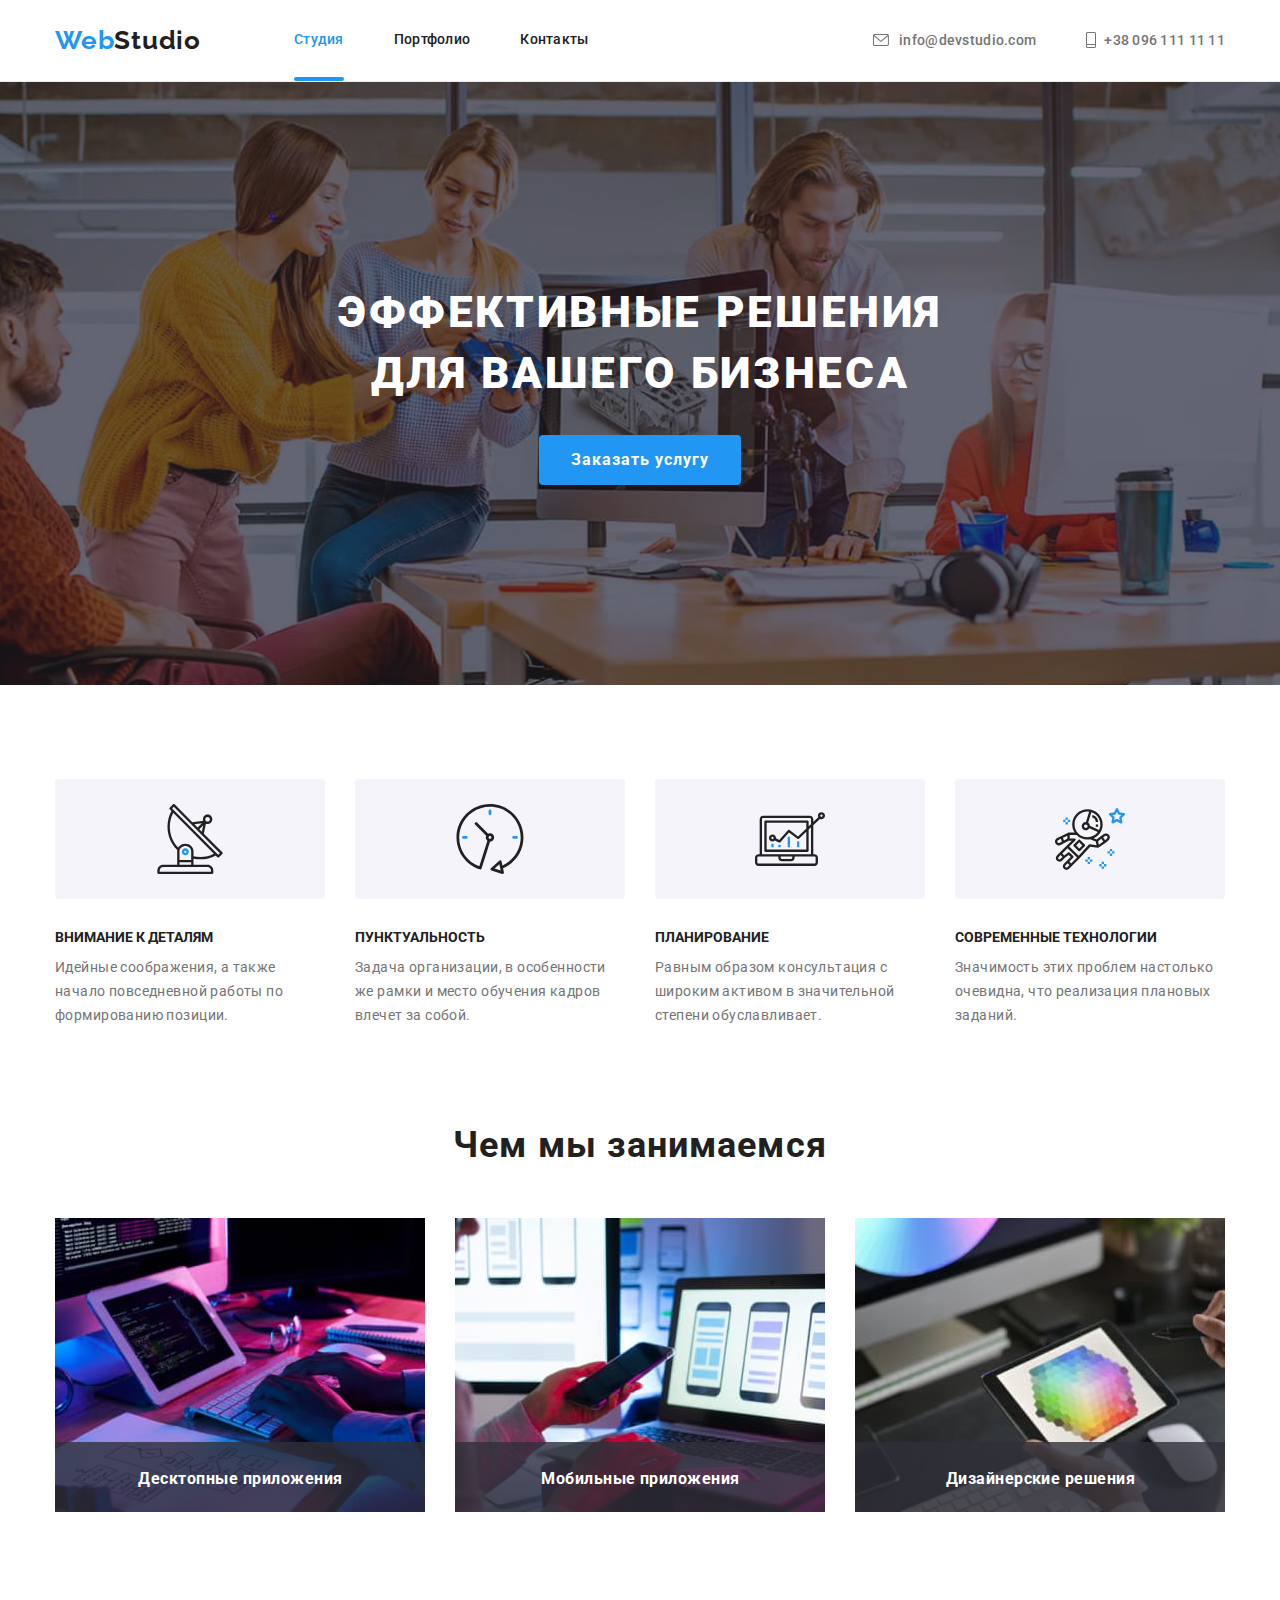
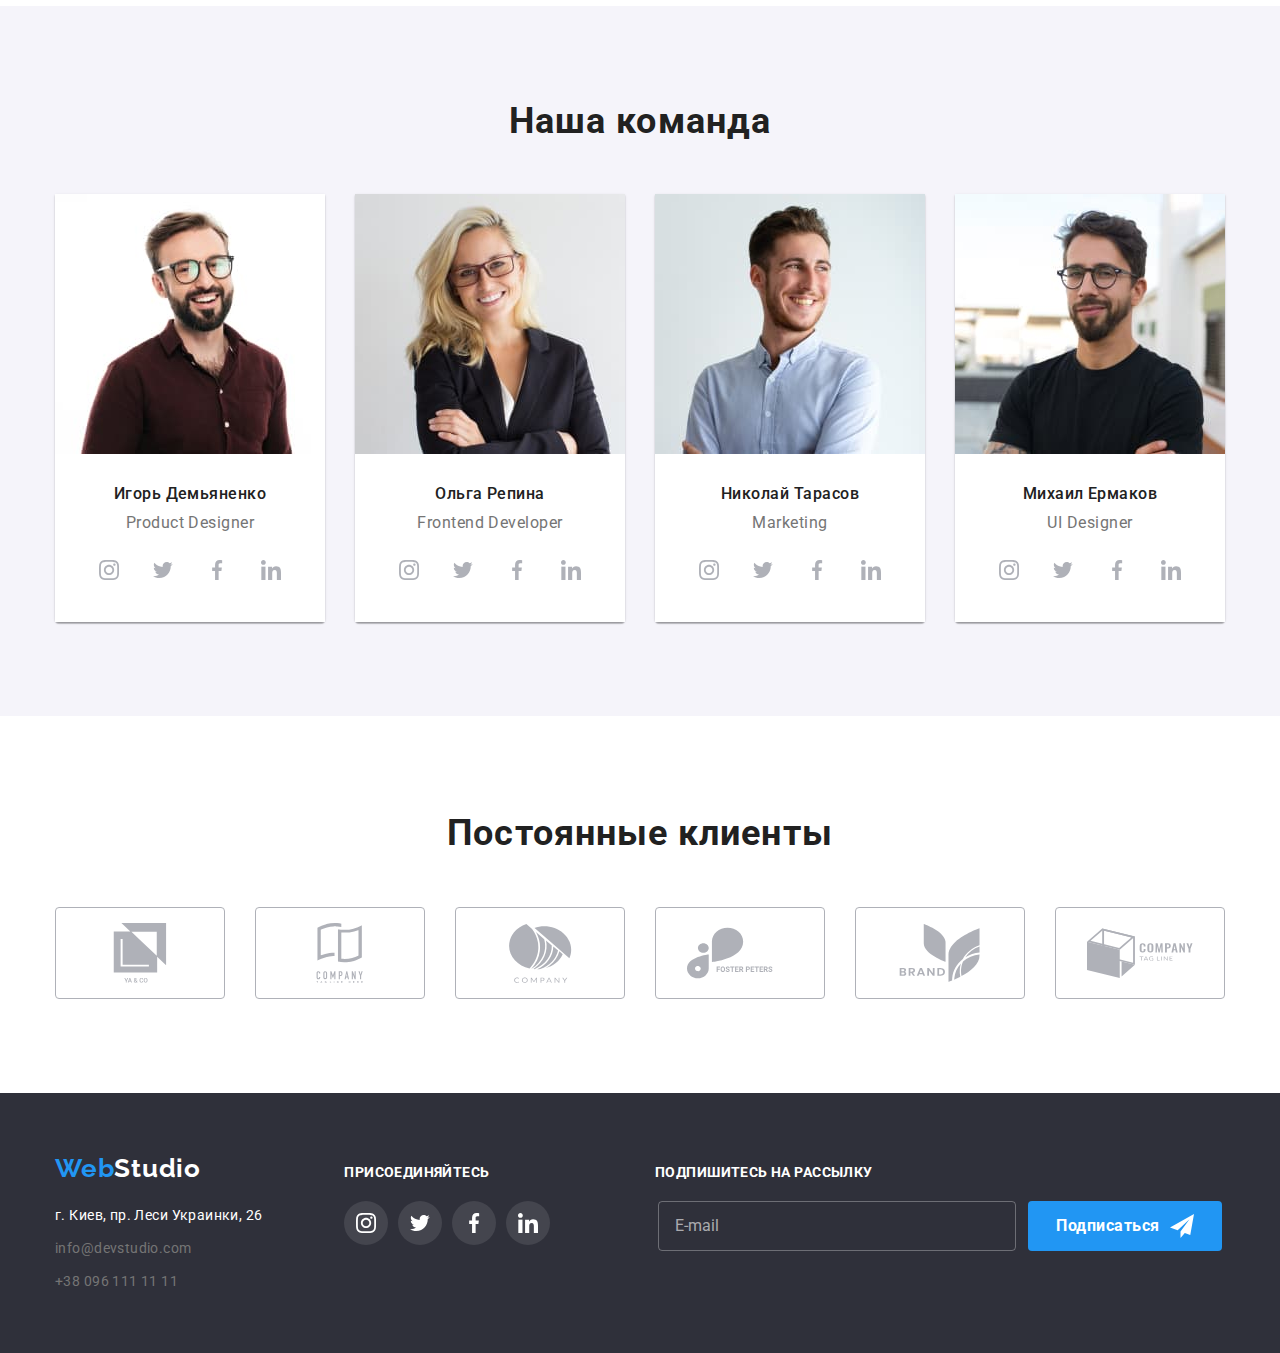
<file: index.html>
<!DOCTYPE html>
<html lang="ru">
<head>
    <meta charset="UTF-8">
    <meta name="viewport" content="width=device-width, initial-scale=1.0">
    <title>Главная страница сайта</title>
    <link rel="preconnect" href="https://fonts.googleapis.com">
    <link rel="preconnect" href="https://fonts.gstatic.com" crossorigin>
    <link href="https://fonts.googleapis.com/css2?family=Raleway:wght@700&family=Roboto:wght@400;500;700;900&display=swap"
        rel="stylesheet">
    <link rel="stylesheet" href="https://cdnjs.cloudflare.com/ajax/libs/modern-normalize/1.1.0/modern-normalize.min.css">
    <link rel="stylesheet" href="./css/main.min.css">
    
</head>
<body class="body no-scroll">
    <!--Шапка сайта-->
    <header class="page-header">
        <div class="container header-container">
            <nav class="nav">
               <a href="index.html" class="logo textdecor" lang="en"><span class="web">Web</span>Studio</a>
               <ul class="header-list list">
                <li class="header-nav-link"><a href="index.html" class="sitenav-link textdecor current">Студия</a></li>
                <li class="header-nav-link"><a href="portfolio.html" class="sitenav-link textdecor">Портфолио</a></li>
                <li class="header-nav-link"><a href=" " class="sitenav-link textdecor">Контакты</a></li>
               </ul>
            </nav>
            <ul class="header-contacts list">
                <li class="header-contact-link">
                    <a href="mailto:info@devstudio.com" class="header-link textdecor"><svg class="header-link-icon header-mail"><use href="./images/icons.svg#icon-envelope"></use></svg>info@devstudio.com</a>
                </li>
                <li class="header-contact-link">
                    <a href="tel:+380961111111" class="header-link textdecor"><svg class="header-link-icon header-tel"><use href="./images/icons.svg#icon-tel"></use></svg>+38 096 111 11 11</a>
                </li>
            </ul>
            <button type="button" class="mobile-menu-open">
                <svg width="24" height="16" aria-label="Переключатель мобильного меню">
                    <use class="icon-menu" href="./images/icons.svg#icon-menu"></use>
                </svg>
            </button>
        </div>
        <div class="mobile-menu is-hidden">
            <button type="button" class="mobile-menu-close">
                <svg width="18" height="18" aria-label="Закрытие мобильного меню">
                    <use class="icon-cross" href="./images/icons.svg#icon-close_menu"></use>
                </svg>
            </button>
            <ul class="mobile-menu__nav list">
                <li class="mobile-menu__nav-item">
                    <a class="mobile-menu__nav-link mobile-menu__nav-link--current textdecor">Студия</a>
                </li>
                <li class="mobile-menu__nav-item">
                    <a class="mobile-menu__nav-link textdecor">Портфолио</a>
                </li>
                <li class="mobile-menu__nav-item">
                    <a class="mobile-menu__nav-link textdecor">Контакты</a>
                </li>
            </ul>
            <ul class="mobile-menu__contacts list">
                <li class="mobile-menu__contacts-item">
                    <a class="mobile-menu__contacts-link mobile-menu__contacts-link--current textdecor"
                        href="tel:+380961111111">
                        +38 096 111 11 11
                    </a>
                </li>
                <li class="mobile-menu__contacts-item">
                    <a class="mobile-menu__contacts-link textdecor" href="mailto:info@devstudio.com">
                        info@devstudio.com
                    </a>
                </li>
            </ul>
            <ul class="mobile-menu__socials list">
                <li class="mobile-menu__socials-item">
                    <a class="mobile-menu__socials-link textdecor" href="">Instagram</a>
                </li>
                <li class="mobile-menu__socials-item">
                    <a class="mobile-menu__socials-link textdecor" href="">Twitter</a>
                </li>
                <li class="mobile-menu__socials-item">
                    <a class="mobile-menu__socials-link textdecor" href="">Facebook</a>
                </li>
                <li class="mobile-menu__socials-item">
                    <a class="mobile-menu__socials-link textdecor" href="">Linkedin</a>
                </li>
            </ul>
        </div>
    </header>
    <main>
        <!--Герой-->
        <section class="hero">
            <div class="hero-container">
                <h1 class="hero-title">
                    Эффективные решения <br> для вашего бизнеса
                </h1>
                <button class="button-title" data-modal-open>Заказать услугу</button>
            </div>
        </section>
    <!--Преимущества-->
        <section class="benefits section">
            <div class="container benefits-container">
                <h2 hidden>Наши преимущества</h2>
                <ul class="list benefits-list">
                    <li class="item">
                        <div class="benefits-item">
                            <svg class="benefits-icon" width="70" height="70">
                                <use href="./images/icons.svg#icon-antenna"></use>
                            </svg>
                        </div>
                        <h3 class="text-title">Внимание к деталям</h3>
                        <p class="text">
                            Идейные соображения, а также начало повседневной работы по формированию позиции.
                        </p>
                    </li>
                    <li class="item">
                        <div class="benefits-item">
                            <svg class="benefits-icon" width="70" height="70">
                                <use href="./images/icons.svg#icon-clock"></use>
                            </svg>
                        </div>
                        <h3 class="text-title">Пунктуальность</h3>
                        <p class="text">
                            Задача организации, в особенности же рамки и место обучения кадров влечет за собой.
                        </p>
                    </li>
                    <li class="item">
                        <div class="benefits-item">
                            <svg class="benefits-icon" width="70" height="70">
                                <use href="./images/icons.svg#icon-diagram-1"></use>
                            </svg>
                        </div>
                        <h3 class="text-title">Планирование</h3>
                        <p class="text">
                            Равным образом консультация с широким активом в значительной степени обуславливает.
                        </p>
                    </li>
                    <li class="item">
                        <div class="benefits-item">
                            <svg class="benefits-icon" width="70" height="70">
                                <use href="./images/icons.svg#icon-astronaut"></use>
                            </svg>
                        </div>
                        <h3 class="text-title">Современные технологии</h3>
                        <p class="text">
                            Значимость этих проблем настолько очевидна, что реализация плановых заданий.
                        </p>
                    </li>
                </ul>
            </div>
        </section>
        <!--Чем мы занимаемся-->
        <section class="work work-container section">
            <div class="container">
                <h2 class="work__title">
                    Чем мы занимаемся
                </h2>
                <ul class="work__list list">
                    <li class="work__item">
                        <div class="work__box">
                            <picture>
                                <source
                                 srcset="
                                ./images/benefits1-desk-1x.jpg 1x, 
                                ./images/benefits1-desk-2x.jpg 2x
                                "
                                media="(min-width: 1200px)"
                                />
                                <img src="./images/img.jpg" alt="план перенеса данных на компьютер"  class="img">
                            </picture>
                            <p class="work__text">Десктопные приложения</p>
                        </div>
                    </li>
                    <li class="work__item">
                        <div class="work__box">
                            <picture>
                                <source 
                                srcset="
                                ./images/benefits2-desk-1x.jpg 1x, 
                                ./images/benefits2-desk-2x.jpg 2x
                                " 
                                media="(min-width: 1200px)"
                               />
                                <img src="./images/img-2.jpg" alt="смартфон и ноутбук"  class="img">
                            </picture>
                            <p class="work__text">Мобильные приложения</p>
                        </div>
                    </li>
                    <li class="work__item">
                        <div class="work__box">
                            <picture>
                                <source 
                                srcset="
                                ./images/benefits3-desk-1x.jpg 1x, 
                                ./images/benefits3-desk-2x.jpg 2x
                                " 
                                media="(min-width: 1200px)" />
                                <img src="./images/img-3.jpg" alt="планшет" class="img">
                            </picture>
                            <p class="work__text">Дизайнерские решения</p>
                        </div>
                    </li>
                </ul>
            </div>
        </section>
        <!--Команда-->
        <section class="work-comand section">
            <div class="container">
                <h2 class="work-title">
                    Наша команда
                </h2>
                    <ul class="list team">
                        <li class="team-card">
                            <picture>
                                <source 
                                srcset="
                                ./images/team1-desk-1x.jpg 1x, 
                                ./images/team1-desk-2x.jpg 2x
                                " 
                                media="(min-width: 1200px)" />
                                <source 
                                srcset="
                                ./images/team1-tab-1x.jpg 1x, 
                                ./images/team1-tab-2x.jpg 2x
                                " 
                                media="(min-width: 768px)" />
                                <source 
                                srcset="
                                ./images/team1-mob-1x.jpg 1x, 
                                ./images/team1-mob-2x.jpg 2x
                                "
                                media="(min-width: 320px)" />
                                <img src="./images/img-4.jpg" alt="член команды 3" width="450" class="img">
                            </picture>
                            <div class="card-text">
                                <h3 class="comand">Игорь Демьяненко</h3>
                                <p class="comand-list" lang="en">Product Designer</p>
                                <ul class="team-soc-list list">
                                    <li class="team-soc-item">
                                        <a href=" " class="team-soc-link link">
                                            <svg class="team-soc-icon" width="20" height="20">
                                                <use href="./images/icons.svg#icon-instagram"></use>
                                            </svg>
                                        </a>
                                    </li>
                                    <li class="team-soc-item">
                                        <a href=" " class="team-soc-link link">
                                            <svg class="team-soc-icon" width="20" height="20">
                                                <use href="./images/icons.svg#icon-twitter"></use>
                                            </svg>
                                        </a>
                                    </li>
                                    <li class="team-soc-item"><a href=" " class="team-soc-link link">
                                            <svg class="team-soc-icon" width="20" height="20">
                                                <use href="./images/icons.svg#icon-facebook"></use>
                                            </svg>
                                        </a>
                                    </li>
                                    <li class="team-soc-item"><a href=" " class="team-soc-link link">
                                            <svg class="team-soc-icon" width="20" height="20">
                                                <use href="./images/icons.svg#icon-linkedin"></use>
                                            </svg>
                                        </a>
                                    </li>
                                </ul>
                            </div>
                        </li>
                        <li class="team-card">
                            <picture>
                                <source 
                                srcset="
                                ./images/team2-desk-1x.jpg 1x, 
                                ./images/team2-desk-2x.jpg 2x
                                " 
                                media="(min-width: 1200px)" />
                                <source 
                                srcset="
                                ./images/team2-tab-1x.jpg 1x, 
                                ./images/team2-tab-2x.jpg 2x
                                " 
                                media="(min-width: 768px)" />
                                <source 
                                srcset="
                                ./images/team2-mob-1x.jpg 1x, 
                                ./images/team2-mob-2x.jpg 2x
                                " 
                                media="(min-width: 320px)" />
                                <img src="./images/img-5.jpg" alt="член команды 2" width="450" class="img">
                            </picture>
                            <div class="card-text">
                                <h3 class="comand">Ольга Репина</h3>
                                <p class="comand-list" lang="en">Frontend Developer</p>
                                <ul class="team-soc-list list">
                                    <li class="team-soc-item">
                                        <a href=" " class="team-soc-link link">
                                            <svg class="team-soc-icon" width="20" height="20">
                                                <use href="./images/icons.svg#icon-instagram"></use>
                                            </svg>
                                        </a>
                                    </li>
                                    <li class="team-soc-item">
                                        <a href=" " class="team-soc-link link">
                                            <svg class="team-soc-icon" width="20" height="20">
                                                <use href="./images/icons.svg#icon-twitter"></use>
                                            </svg>
                                        </a>
                                    </li>
                                    <li class="team-soc-item"><a href=" " class="team-soc-link link">
                                            <svg class="team-soc-icon" width="20" height="20">
                                                <use href="./images/icons.svg#icon-facebook"></use>
                                            </svg>
                                        </a>
                                    </li>
                                    <li class="team-soc-item"><a href=" " class="team-soc-link link">
                                            <svg class="team-soc-icon" width="20" height="20">
                                                <use href="./images/icons.svg#icon-linkedin"></use>
                                            </svg>
                                        </a>
                                    </li>
                                </ul>
                            </div>
                        </li>
                        <li class="team-card">
                            <picture>
                                <source 
                                srcset="
                                ./images/team3-desk-1x.jpg 1x, 
                                ./images/team3-desk-2x.jpg 2x
                                " 
                                media="(min-width: 1200px)" />
                                <source 
                                srcset="
                                ./images/team3-tab-1x.jpg 1x, 
                                ./images/team3-tab-2x.jpg 2x
                                " 
                                media="(min-width: 768px)" />
                                <source 
                                srcset="
                                ./images/team3-mob-1x.jpg 1x, 
                                ./images/team3-mob-2x.jpg 2x
                                " 
                                media="(min-width: 320px)" />
                                <img src="./images/img-6.jpg" alt="член команды 3" width="450" class="img">
                            </picture>
                            <div class="card-text">
                                <h3 class="comand">Николай Тарасов</h3>
                                <p class="comand-list" lang="en">Marketing</p>
                                <ul class="team-soc-list list">
                                    <li class="team-soc-item">
                                        <a href=" " class="team-soc-link link">
                                            <svg class="team-soc-icon" width="20" height="20">
                                                <use href="./images/icons.svg#icon-instagram"></use>
                                            </svg>
                                        </a>
                                    </li>
                                    <li class="team-soc-item">
                                        <a href=" " class="team-soc-link link">
                                            <svg class="team-soc-icon" width="20" height="20">
                                                <use href="./images/icons.svg#icon-twitter"></use>
                                            </svg>
                                        </a>
                                    </li>
                                    <li class="team-soc-item"><a href=" " class="team-soc-link link">
                                            <svg class="team-soc-icon" width="20" height="20">
                                                <use href="./images/icons.svg#icon-facebook"></use>
                                            </svg>
                                        </a>
                                    </li>
                                    <li class="team-soc-item"><a href=" " class="team-soc-link link">
                                            <svg class="team-soc-icon" width="20" height="20">
                                                <use href="./images/icons.svg#icon-linkedin"></use>
                                            </svg>
                                        </a>
                                    </li>
                                </ul>
                            </div>
                        </li>
                        <li class="team-card">
                            <picture>
                                <source 
                                srcset="
                                ./images/team4-desk-1x.jpg 1x, 
                                ./images/team4-desk-2x.jpg 2x
                                " 
                                media="(min-width: 1200px)" />
                                <source 
                                srcset="
                                ./images/team4-tab-1x.jpg 1x, 
                                ./images/team4-tab-2x.jpg 2x
                                " 
                                media="(min-width: 768px)" />
                                <source 
                                srcset="
                                ./images/team4-mob-1x.jpg 1x, 
                                ./images/team4-mob-2x.jpg 2x
                                " 
                                media="(min-width: 320px)" />
                                <img src="./images/img-7.jpg" alt="член команды 4" width="450" class="img">
                            </picture>
                            <div class="card-text">
                                <h3 class="comand">Михаил Ермаков</h3>
                                <p class="comand-list" lang="en">UI Designer</p>
                                <ul class="team-soc-list list">
                                    <li class="team-soc-item">
                                        <a href=" " class="team-soc-link link">
                                            <svg class="team-soc-icon" width="20" height="20">
                                                <use href="./images/icons.svg#icon-instagram"></use>
                                            </svg>
                                        </a>
                                    </li>
                                    <li class="team-soc-item">
                                        <a href=" " class="team-soc-link link">
                                            <svg class="team-soc-icon" width="20" height="20">
                                                <use href="./images/icons.svg#icon-twitter"></use>
                                            </svg>
                                        </a>
                                    </li>
                                    <li class="team-soc-item"><a href=" " class="team-soc-link link">
                                            <svg class="team-soc-icon" width="20" height="20">
                                                <use href="./images/icons.svg#icon-facebook"></use>
                                            </svg>
                                        </a>
                                    </li>
                                    <li class="team-soc-item"><a href=" " class="team-soc-link link">
                                            <svg class="team-soc-icon" width="20" height="20">
                                                <use href="./images/icons.svg#icon-linkedin"></use>
                                            </svg>
                                        </a>
                                    </li>
                                </ul>
                            </div>
                        </li>
                    </ul>
            </div>
        </section>
        <!--Постоянные клиенты-->
        <section class="clients section">
            <div class="container">
                <h2 class="clients__title">
                    Постоянные клиенты
                </h2>
                <ul class="clients__list list">
                    <li class="clients__item">
                        <svg class="clients__icon" width="106" height="60">
                            <use href="./images/icons.svg#icon-client1"></use>
                        </svg>
                    </li>
                    <li class="clients__item">
                        <svg class="clients__icon" width="106" height="60">
                            <use href="./images/icons.svg#icon-client2"></use>
                        </svg>
                    </li>
                    <li class="clients__item">
                        <svg class="clients__icon" width="106" height="60">
                            <use href="./images/icons.svg#icon-client3"></use>
                        </svg>
                    </li>
                    <li class="clients__item">
                        <svg class="clients__icon" width="106" height="60">
                            <use href="./images/icons.svg#icon-client4"></use>
                        </svg>
                    </li>
                    <li class="clients__item">
                        <svg class="clients__icon" width="106" height="60">
                            <use href="./images/icons.svg#icon-client5"></use>
                        </svg>
                    </li>
                    <li class="clients__item">
                        <svg class="clients__icon" width="106" height="60">
                            <use href="./images/icons.svg#icon-client6"></use>
                        </svg>
                    </li>
                </ul>
            </div>
        </section>
    </main>
    <!--Подвал-->
    <footer class="footer">
        <div class="container footer-container">
            <div class="footer-box">
                <a href="index.html" class="logo-footer textdecor" lang="en"><span class="web">Web</span>Studio</a>
                <address class="footer-address">
                    <p class="address">г. Киев, пр. Леси Украинки, 26</p>
                    <ul class="list">
                        <li class="footer-link">
                            <a href="mailto:info@devstudio.com" class="contacts-footer textdecor">info@devstudio.com</a>
                        </li>
                        <li>
                            <a href="tel:+380961111111" class="contacts-footer textdecor">+38 096 111 11 11</a>
                        </li>
                    </ul>
                </address>
            </div>
                 <div class="footer-soc">
                    <h2 class="title-footer">
                        ПРИСОЕДИНЯЙТЕСЬ
                    </h2>
                    <ul class="footer-soc-list list">
                        <li class="footer-link-item">
                            <a href=" " class="footer-soc-link link">
                                <svg class="footer-link-icon" width="20" height="20">
                                    <use href="./images/icons.svg#icon-instagram"></use>
                                </svg>
                            </a>
                        </li>
                        <li class="footer-link-item">
                            <a href=" " class="footer-soc-link link">
                                <svg class="footer-link-icon" width="20" height="20">
                                    <use href="./images/icons.svg#icon-twitter"></use>
                                </svg>
                            </a>
                        </li>
                        <li class="footer-link-item">
                            <a href=" " class="footer-soc-link link">
                                <svg class="footer-link-icon" width="20" height="20">
                                    <use href="./images/icons.svg#icon-facebook"></use>
                                </svg>
                            </a>
                        </li>
                        <li class="footer-link-item">
                            <a href=" " class="footer-soc-link link">
                                <svg class="footer-link-icon" width="20" height="20">
                                    <use href="./images/icons.svg#icon-linkedin"></use>
                                </svg>
                            </a>
                        </li>
                    </ul>
                </div>
                <div class="footer-form">
                    <p class="footer-form-title">ПОДПИШИТЕСЬ НА РАССЫЛКУ</p>
                    <form class="footer-modal-form">
                        <input type="email" name="email" placeholder="E-mail" class="footer-modal-input" />
                            <button type="submit" class="submit-btn">
                                Подписаться
                                <svg class="modal-icon-btn" width="24" height="24">
                                    <use href="./images/icons.svg#icon-send"></use>
                                </svg>
                            </button>
                    </form>
                </div>
        </div>
    </footer>
    <div class="backdrop is-hidden" data-modal>
        <div class="modal">
            <button type="button" class="btn-close" data-modal-close>
                <svg class="close-modal" width="18" height="18">
                    <use href="./images/icons.svg#icon-close-modal"></use>
                </svg>
            </button>
            <p class="modal-title">Оставьте свои данные, мы вам перезвоним</p>
            <form class="modal-form">
                <label class="modal-label" for="name">Имя</label>
                   <div class="modal-item">
                            <input type="text" name="user-name" class="modal-input" id="name" placeholder=" " required autofocus />
                            <svg class="modal-icon" width="18" height="18">
                                <use href="./images/icons.svg#icon-person-modal"></use>
                            </svg>
                        </div>
                <label class="modal-label" for="tel">Телефон</label>
                    <div class="modal-item">
                        <input type="tel" name="user-tel" class="modal-input" id="tel" placeholder=" " minlength="10" required />
                        <svg class="modal-icon" width="18" height="18">
                            <use href="./images/icons.svg#icon-phone-modal"></use>
                        </svg>
                    </div>
                <label class="modal-label" for="mail">Почта</label>
                <div class="modal-item">
                    <input type="email" name="user-mail" class="modal-input" id="mail" placeholder=" " required />
                    <svg class="modal-icon" width="18" height="18">
                        <use href="./images/icons.svg#icon-email-modal"></use>
                    </svg>
                </div>
                <label class="modal-label" for="textarea">
                    Комментарий
                    <textarea name="textarea" id="textarea" class="textarea" placeholder="Введите текст"></textarea>
                </label>
                <div class="modal-check">
                    <input type="checkbox" name="privacy" id="privacy" class="input-check is-hidden" />
                    <label for="privacy" class="check-text">
                        <span>
                            <svg class="check-icon" width="11" height="8">
                                <use href="./images/icons.svg#icon-vector"></use>
                            </svg>
                        </span>
                        Соглашаюсь с рассылкой и принимаю <a href="#">Условия договора</a>
                   </label>
                </div>
                <button type="submit" class="btn">Отправить</button>
            </form>
        </div>
    </div>
    <script src="./js/modal.js"></script>
    <script src="./js/menu.js"></script>
</body>
</html>
</file>
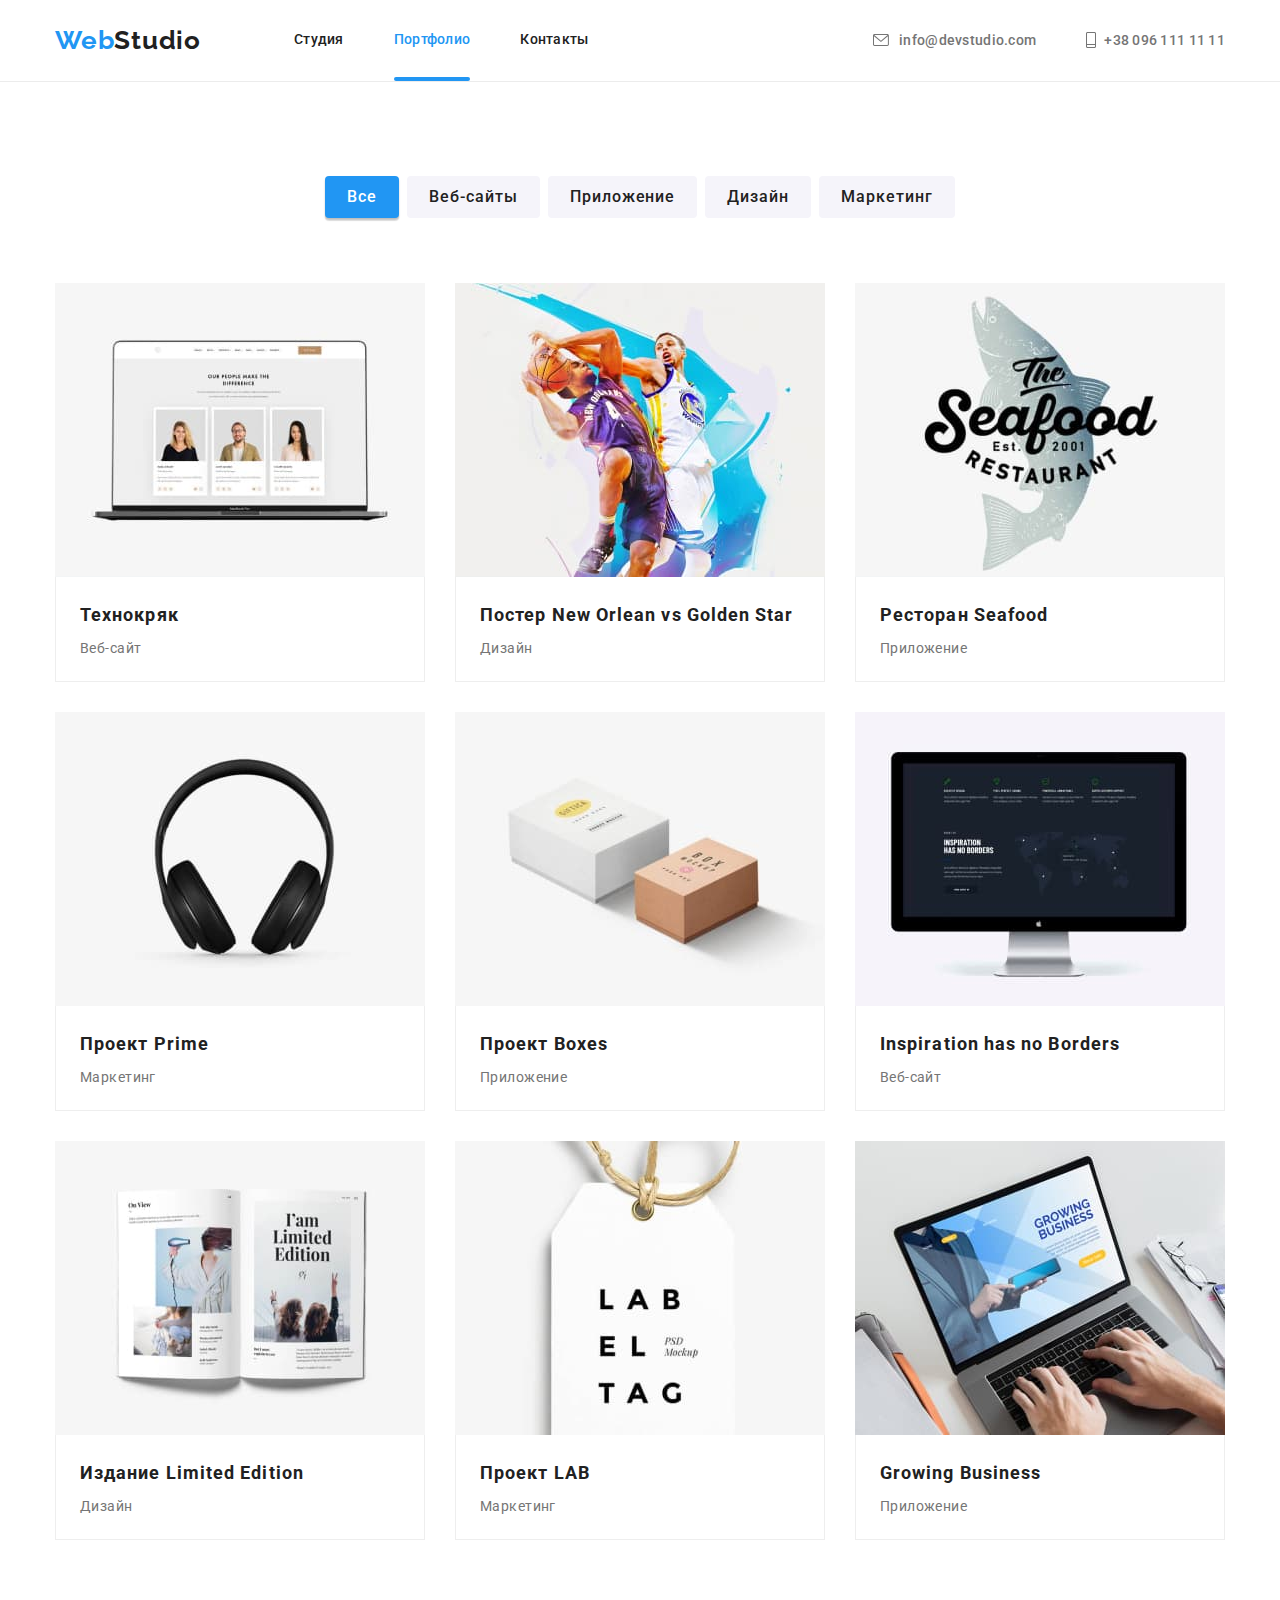
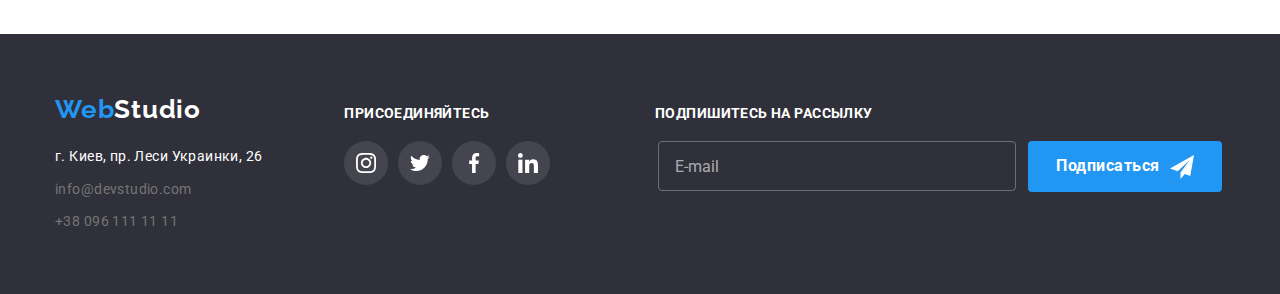
<file: portfolio.html>
<!DOCTYPE html>
<html lang="ru">
<head>
    <meta charset="UTF-8">
    <meta http-equiv="X-UA-Compatible" content="IE=edge">
    <meta name="viewport" content="width=device-width, initial-scale=1.0">
    <title>Портфолио</title>
    <link rel="preconnect" href="https://fonts.googleapis.com">
    <link rel="preconnect" href="https://fonts.gstatic.com" crossorigin>
    <link href="https://fonts.googleapis.com/css2?family=Raleway:wght@700&family=Roboto:wght@400;500;700;900&display=swap"
        rel="stylesheet">
    <link rel="stylesheet" href="https://cdnjs.cloudflare.com/ajax/libs/modern-normalize/1.1.0/modern-normalize.min.css">
    <link rel="stylesheet" href="./css/main.min.css">
    
</head>
<body class="body no-scroll">
    <!--Шапка сайта-->
        <header class="page-header">
            <div class="container header-container">
                <nav class="nav">
                    <a href="index.html" class="logo textdecor" lang="en"><span class="web">Web</span>Studio</a>
                    <ul class="header-list list">
                        <li class="header-nav-link"><a href="index.html" class="sitenav-link textdecor">Студия</a></li>
                        <li class="header-nav-link"><a href="portfolio.html" class="sitenav-link current textdecor">Портфолио</a></li>
                        <li class="header-nav-link"><a href=" " class="sitenav-link textdecor">Контакты</a></li>
                    </ul>
                </nav>
                <ul class="header-contacts list">
                    <li class="header-contact-link">
                        <a href="mailto:info@devstudio.com" class="header-link textdecor"><svg
                                class="header-link-icon header-mail">
                                <use href="./images/icons.svg#icon-envelope"></use>
                            </svg>info@devstudio.com</a>
                    </li>
                    <li class="header-contact-link">
                        <a href="tel:+380961111111" class="header-link textdecor"><svg class="header-link-icon header-tel">
                                <use href="./images/icons.svg#icon-tel"></use>
                            </svg>+38 096 111 11 11</a>
                    </li>
                </ul>
                <button type="button" class="mobile-menu-open">
                    <svg width="24" height="16" aria-label="Переключатель мобильного меню">
                        <use class="icon-menu" href="./images/icons.svg#icon-menu"></use>
                    </svg>
                </button>
            </div>
            <div class="mobile-menu is-hidden">
                <button type="button" class="mobile-menu-close">
                    <svg width="18" height="18" aria-label="Закрытие мобильного меню">
                        <use class="icon-cross" href="./images/icons.svg#icon-close_menu"></use>
                    </svg>
                </button>
                <ul class="mobile-menu__nav list">
                    <li class="mobile-menu__nav-item">
                        <a class="mobile-menu__nav-link mobile-menu__nav-link--current textdecor">Студия</a>
                    </li>
                    <li class="mobile-menu__nav-item">
                        <a class="mobile-menu__nav-link textdecor">Портфолио</a>
                    </li>
                    <li class="mobile-menu__nav-item">
                        <a class="mobile-menu__nav-link textdecor">Контакты</a>
                    </li>
                </ul>
                <ul class="mobile-menu__contacts list">
                    <li class="mobile-menu__contacts-item">
                        <a class="mobile-menu__contacts-link mobile-menu__contacts-link--current textdecor"
                            href="tel:+380961111111">
                            +38 096 111 11 11
                        </a>
                    </li>
                    <li class="mobile-menu__contacts-item">
                        <a class="mobile-menu__contacts-link textdecor" href="mailto:info@devstudio.com">
                            info@devstudio.com
                        </a>
                    </li>
                </ul>
                <ul class="mobile-menu__socials list">
                    <li class="mobile-menu__socials-item">
                        <a class="mobile-menu__socials-link textdecor" href="">Instagram</a>
                    </li>
                    <li class="mobile-menu__socials-item">
                        <a class="mobile-menu__socials-link textdecor" href="">Twitter</a>
                    </li>
                    <li class="mobile-menu__socials-item">
                        <a class="mobile-menu__socials-link textdecor" href="">Facebook</a>
                    </li>
                    <li class="mobile-menu__socials-item">
                        <a class="mobile-menu__socials-link textdecor" href="">Linkedin</a>
                    </li>
                </ul>
            </div>
        </header>
    <main>
        <!--Портфолио-->
        <section class="section portfolio-section">
            <div class="container">
                <h1 hidden>Портфолио</h1>
                <ul class="list button-container">
                    <li class="filter"><button type="button" class="button-title2 active-btn">Все</button></li>
                    <li class="filter"><button type="button" class="button-title2">Веб-сайты</button></li>
                    <li class="filter"><button type="button" class="button-title2">Приложение</button></li>
                    <li class="filter"><button type="button" class="button-title2">Дизайн</button></li>
                    <li class="filter"><button type="button" class="button-title2">Маркетинг</button></li>
                </ul>
                <h2 hidden>Наши проекты</h2>
                <ul class="list portfolio-list">
                    <li class="portfolio-item">
                        <div class="blue-card">
                            <picture>
                                <source 
                                srcset="
                                ./images/portfolio1-desk-1x.jpg 1x, 
                                ./images/portfolio1-desk-2x.jpg 2x
                                " 
                                media="(min-width: 1200px)" />
                                <source 
                                srcset="
                                ./images/portfolio1-tab-1x.jpg 1x, 
                                ./images/portfolio1-tab-2x.jpg 2x
                                " 
                                media="(min-width: 768px)" />
                                <source 
                                srcset="
                                ./images/portfolio1-mob-1x.jpg 1x, 
                                ./images/portfolio1-mob-1x.jpg 2x
                                " 
                                media="(min-width: 320px)" />
                                <img src="./images/img1portfolio.jpg" alt="Ноутбук" width="450" class="img">
                            </picture>
                            <p class="blue-card-text">Ресурс предлагает комплексные предложения с разным уровнем функционала и сервисов. Все это позволит посетителю получить
                            исчерпывающие сведения по компании или частном лице.</p>
                        </div>
                        <div class="filter-text">
                            <h3 class="projects-title">Технокряк</h3>
                            <p class="text">Веб-сайт</p>
                        </div>
                    </li>
                    <li class="portfolio-item">
                        <div class="blue-card">
                            <picture>
                                <source 
                                srcset="
                                ./images/portfolio2-desk-1x.jpg 1x, 
                                ./images/portfolio2-desk-2x.jpg 2x
                                " 
                                media="(min-width: 1200px)" />
                                <source 
                                srcset="
                                ./images/portfolio2-tab-1x.jpg 1x, 
                                ./images/portfolio2-tab-2x.jpg 2x
                                " 
                                media="(min-width: 768px)" />
                                <source 
                                srcset="
                                ./images/portfolio2-mob-1x.jpg 1x, 
                                ./images/portfolio2-mob-1x.jpg 2x
                                " 
                                media="(min-width: 320px)" />
                                <img src="./images/img2portfolio.jpg" alt="Баскетболисты" width="450" class="img">
                            </picture>
                            <p class="blue-card-text">Ресурс предлагает комплексные предложения с разным уровнем функционала и сервисов. Все это
                                позволит посетителю получить
                                исчерпывающие сведения по компании или частном лице.</p>
                        </div>
                        <div class="filter-text">
                            <h3 class="projects-title">Постер New Orlean vs Golden Star</h3>
                            <p class="text">Дизайн</p>
                        </div>
                    </li>
                    <li class="portfolio-item">
                        <div class="blue-card">
                            <picture>
                                <source 
                                srcset="
                                ./images/portfolio3-desk-1x.jpg 1x, 
                                ./images/portfolio3-desk-2x.jpg 2x
                                " 
                                media="(min-width: 1200px)" />
                                <source 
                                srcset="
                                ./images/portfolio3-tab-1x.jpg 1x, 
                                ./images/portfolio3-tab-2x.jpg 2x
                                " 
                                media="(min-width: 768px)" />
                                <source 
                                srcset="
                                ./images/portfolio3-mob-1x.jpg 1x, 
                                ./images/portfolio3-mob-1x.jpg 2x
                                " 
                                media="(min-width: 320px)" />
                                <img src="./images/img3portfolio.jpg" alt="Лого ресторана" width="450" class="img">
                            </picture>
                            <p class="blue-card-text">Ресурс предлагает комплексные предложения с разным уровнем функционала и сервисов. Все это
                                позволит посетителю получить
                                исчерпывающие сведения по компании или частном лице.</p>
                        </div>
                        <div class="filter-text">
                            <h3 class="projects-title">Ресторан Seafood</h3>
                            <p class="text">Приложение</p>
                        </div>
                    </li>
                    <li class="portfolio-item">
                        <div class="blue-card">
                            <picture>
                                <source 
                                srcset="
                                ./images/portfolio4-desk-1x.jpg 1x, 
                                ./images/portfolio4-desk-2x.jpg 2x
                                " 
                                media="(min-width: 1200px)" />
                                <source 
                                srcset="
                                ./images/portfolio4-tab-1x.jpg 1x, 
                                ./images/portfolio4-tab-2x.jpg 2x
                                " 
                                media="(min-width: 768px)" />
                                <source 
                                srcset="
                                ./images/portfolio4-mob-1x.jpg 1x, 
                                ./images/portfolio4-mob-1x.jpg 2x
                                " 
                                media="(min-width: 320px)" />
                                <img src="./images/img4portfolio.jpg" alt="Наушники" width="450" class="img">
                            </picture>
                            <p class="blue-card-text">Ресурс предлагает комплексные предложения с разным уровнем функционала и сервисов. Все это
                                позволит посетителю получить
                                исчерпывающие сведения по компании или частном лице.</p>
                        </div>
                        <div class="filter-text">
                            <h3 class="projects-title">Проект Prime</h3>
                            <p class="text">Маркетинг</p>
                        </div>
                    </li>
                    <li class="portfolio-item">
                        <div class="blue-card">
                            <picture>
                                <source 
                                srcset="
                                ./images/portfolio5-desk-1x.jpg 1x, 
                                ./images/portfolio5-desk-2x.jpg 2x
                                " 
                                media="(min-width: 1200px)" />
                                <source 
                                srcset="
                                ./images/portfolio5-tab-1x.jpg 1x, 
                                ./images/portfolio5-tab-2x.jpg 2x
                                " 
                                media="(min-width: 768px)" />
                                <source 
                                srcset="
                                ./images/portfolio5-mob-1x.jpg 1x, 
                                ./images/portfolio5-mob-1x.jpg 2x
                                " 
                                media="(min-width: 320px)" />
                                <img src="./images/img5portfolio.jpg" alt="Коробочки" width="450" class="img">
                            </picture>
                            <p class="blue-card-text">Ресурс предлагает комплексные предложения с разным уровнем функционала и сервисов. Все это
                                позволит посетителю получить
                                исчерпывающие сведения по компании или частном лице.</p>
                        </div>
                        <div class="filter-text">
                            <h3 class="projects-title">Проект Boxes</h3>
                            <p class="text">Приложение</p>
                        </div>
                    </li>
                    <li class="portfolio-item">
                        <div class="blue-card">
                            <picture>
                                <source 
                                srcset="
                                ./images/portfolio6-desk-1x.jpg 1x, 
                                ./images/portfolio6-desk-2x.jpg 2x
                                " 
                                media="(min-width: 1200px)" />
                                <source 
                                srcset="
                                ./images/portfolio6-tab-1x.jpg 1x, 
                                ./images/portfolio6-tab-2x.jpg 2x
                                " 
                                media="(min-width: 768px)" />
                                <source 
                                srcset="
                                ./images/portfolio6-mob-1x.jpg 1x, 
                                ./images/portfolio6-mob-1x.jpg 2x
                                " 
                                media="(min-width: 320px)" />
                                <img src="./images/img6portfolio.jpg" alt="MacBook" width="450" class="img">
                            </picture>
                            <p class="blue-card-text">Ресурс предлагает комплексные предложения с разным уровнем функционала и сервисов. Все это
                                позволит посетителю получить
                                исчерпывающие сведения по компании или частном лице.</p>
                        </div>
                        <div class="filter-text">
                            <h3 class="projects-title" lang="en">Inspiration has no Borders</h3>
                            <p class="text">Веб-сайт</p>
                        </div>
                    </li>
                    <li class="portfolio-item">
                        <div class="blue-card">
                            <picture>
                                <source 
                                srcset="
                                ./images/portfolio7-desk-1x.jpg 1x, 
                                ./images/portfolio7-desk-2x.jpg 2x
                                " 
                                media="(min-width: 1200px)" />
                                <source 
                                srcset="
                                ./images/portfolio7-tab-1x.jpg 1x, 
                                ./images/portfolio7-tab-2x.jpg 2x
                                " 
                                media="(min-width: 768px)" />
                                <source 
                                srcset="
                                ./images/portfolio7-mob-1x.jpg 1x, 
                                ./images/portfolio7-mob-1x.jpg 2x
                                " 
                                media="(min-width: 320px)" />
                                <img src="./images/img7portfolio.jpg" alt="Журнал" width="450" class="img">
                            </picture>
                            <p class="blue-card-text">Ресурс предлагает комплексные предложения с разным уровнем функционала и сервисов. Все это
                                позволит посетителю получить
                                исчерпывающие сведения по компании или частном лице.</p>
                        </div>
                        <div class="filter-text">
                            <h3 class="projects-title">Издание Limited Edition</h3>
                            <p class="text">Дизайн</p>
                        </div>
                    </li>
                    <li class="portfolio-item">
                        <div class="blue-card">
                            <picture>
                                <source 
                                srcset="
                                ./images/portfolio8-desk-1x.jpg 1x, 
                                ./images/portfolio8-desk-2x.jpg 2x
                                " 
                                media="(min-width: 1200px)" />
                                <source 
                                srcset="
                                ./images/portfolio8-tab-1x.jpg 1x, 
                                ./images/portfolio8-tab-2x.jpg 2x
                                " 
                                media="(min-width: 768px)" />
                                <source 
                                srcset="
                                ./images/portfolio8-mob-1x.jpg 1x, 
                                ./images/portfolio8-mob-1x.jpg 2x
                                " 
                                media="(min-width: 320px)" />
                                <img src="./images/img8portfolio.jpg" alt="Лейбл" width="450" class="img">
                            </picture>
                            <p class="blue-card-text">Ресурс предлагает комплексные предложения с разным уровнем функционала и сервисов. Все это
                                позволит посетителю получить
                                исчерпывающие сведения по компании или частном лице.</p>
                        </div>
                        <div class="filter-text">
                            <h3 class="projects-title">Проект LAB</h3>
                            <p class="text">Маркетинг</p>
                        </div>
                    </li>
                    <li class="portfolio-item">
                        <div class="blue-card">
                            <picture>
                                <source 
                                srcset="
                                ./images/portfolio9-desk-1x.jpg 1x, 
                                ./images/portfolio9-desk-2x.jpg 2x
                                " 
                                media="(min-width: 1200px)" />
                                <source 
                                srcset="
                                ./images/portfolio9-tab-1x.jpg 1x, 
                                ./images/portfolio9-tab-2x.jpg 2x
                                " 
                                media="(min-width: 768px)" />
                                <source 
                                srcset="
                                ./images/portfolio9-mob-1x.jpg 1x, 
                                ./images/portfolio9-mob-1x.jpg 2x
                                " 
                                media="(min-width: 320px)" />
                                <img src="./images/img9portfolio.jpg" alt="Работающий Ноутбук" width="450" class="img">
                            </picture>
                            <p class="blue-card-text">Ресурс предлагает комплексные предложения с разным уровнем функционала и сервисов. Все это
                                позволит посетителю получить
                                исчерпывающие сведения по компании или частном лице.</p>
                        </div>
                        <div class="filter-text">
                            <h3 class="projects-title" lang="en">Growing Business</h3>
                            <p class="text">Приложение</p>
                        </div>
                    </li>
                </ul>
            </div>
        </section>
    </main>
    <!--Подвал-->
    <footer class="footer">
        <div class="container footer-container">
            <div class="footer-box">
                <a href="index.html" class="logo-footer textdecor" lang="en"><span class="web">Web</span>Studio</a>
                <address class="footer-address">
                    <p class="address">г. Киев, пр. Леси Украинки, 26</p>
                    <ul class="list">
                        <li class="footer-link">
                            <a href="mailto:info@devstudio.com" class="contacts-footer textdecor">info@devstudio.com</a>
                        </li>
                        <li>
                            <a href="tel:+380961111111" class="contacts-footer textdecor">+38 096 111 11 11</a>
                        </li>
                    </ul>
                </address>
            </div>
            <div class="footer-soc">
                <h2 class="title-footer">
                    ПРИСОЕДИНЯЙТЕСЬ
                </h2>
                <ul class="footer-soc-list list">
                    <li class="footer-link-item">
                        <a href=" " class="footer-soc-link link">
                            <svg class="footer-link-icon" width="20" height="20">
                                <use href="./images/icons.svg#icon-instagram"></use>
                            </svg>
                        </a>
                    </li>
                    <li class="footer-link-item">
                        <a href=" " class="footer-soc-link link">
                            <svg class="footer-link-icon" width="20" height="20">
                                <use href="./images/icons.svg#icon-twitter"></use>
                            </svg>
                        </a>
                    </li>
                    <li class="footer-link-item">
                        <a href=" " class="footer-soc-link link">
                            <svg class="footer-link-icon" width="20" height="20">
                                <use href="./images/icons.svg#icon-facebook"></use>
                            </svg>
                        </a>
                    </li>
                    <li class="footer-link-item">
                        <a href=" " class="footer-soc-link link">
                            <svg class="footer-link-icon" width="20" height="20">
                                <use href="./images/icons.svg#icon-linkedin"></use>
                            </svg>
                        </a>
                    </li>
                </ul>
            </div>
            <div class="footer-form">
                <p class="footer-form-title">ПОДПИШИТЕСЬ НА РАССЫЛКУ</p>
                <form class="footer-modal-form">
                    <input type="email" name="email" placeholder="E-mail" class="footer-modal-input" />
                    <button type="submit" class="submit-btn">
                        Подписаться
                        <svg class="modal-icon-btn" width="24" height="24">
                            <use href="./images/icons.svg#icon-send"></use>
                        </svg>
                    </button>
                </form>
            </div>
        </div>
    </footer>
    <script src="./js/modal.js"></script>
    <script src="./js/menu.js"></script>
</body>
</html>
</file>
<file: css/main.min.css>
:root{--primart-text-color: #212121;--background-color: #ffffff;--accent-color: #2196f3;--text-color: #757575}.is-hidden{opacity:0;visibility:hidden;pointer-events:none}.current::after{content:"";position:absolute;display:block;left:0;bottom:-1px;width:100%;height:4px;background-color:#2196f3;border-radius:2px}h1,h2,h3,h4,h5,h6,p{margin:0px}.p :last-child{margin:0px}.textdecor{text-decoration:none}.section{padding-top:94px;padding-bottom:94px}.img{display:block;height:auto;max-width:100%}.body{background-color:var(--background-color);font-family:"Roboto",sans-serif}.list{margin:0;padding:0;list-style:none}.container{margin:0 auto;padding:0 15px}@media screen and (min-width: 480px){.container{width:480px}}@media screen and (min-width: 768px){.container{width:768px}}@media screen and (min-width: 1200px){.container{width:1200px}}.mobile-menu{display:flex;flex-direction:column;background:#fff;box-shadow:0px 4px 8px rgba(0,0,0,.04),0px 2px 4px rgba(0,0,0,.08),0px 1px 3px rgba(0,0,0,.16);position:fixed;top:0;left:0;width:100%;height:100%;padding:48px 40px;transform:translateX(0);transition:transform 500ms ease-in-out,opacity 500ms ease-in-out,visibility 500ms ease-in-out}@media screen and (min-width: 768px){.mobile-menu{display:none}}.mobile-menu.is-open{transform:translateX(0)}.mobile-menu .is-hidden{transform:translateX(100%)}.mobile-menu__nav{margin-bottom:auto}.mobile-menu__nav-item:not(:last-child),.mobile-menu__contacts-item:not(:last-child){margin-bottom:32px}.mobile-menu__nav-link{font-weight:500;font-size:40px;line-height:1.2;letter-spacing:.02em;color:#212121}.mobile-menu__nav-link--current{color:#2196f3}.mobile-menu__contacts{margin-bottom:64px}.mobile-menu__contacts-link{font-weight:500;font-size:24px;line-height:1.2;letter-spacing:.02em;color:#757575}.mobile-menu__contacts-link--current{color:#2196f3}@media screen and (min-width: 480px){.mobile-menu__contacts-link--current{font-size:34px}}.mobile-menu__socials{display:flex;flex-wrap:wrap;gap:10px}.mobile-menu__socials-link{font-weight:500;font-size:18px;line-height:1.2;letter-spacing:.02em;color:#2196f3}.mobile-menu__socials-item:not(:last-child){padding-right:10px;border-right:1px solid rgba(33,33,33,.2)}.mobile-menu-open{display:block;margin-left:auto;border:0;background-color:rgba(0,0,0,0);cursor:pointer}.mobile-menu-open:hover{fill:#2196f3}@media screen and (min-width: 768px){.mobile-menu-open{display:none}}.mobile-menu-close{display:flex;align-items:center;justify-content:center;position:absolute;top:10px;right:15px;width:40px;height:40px;border:0;background-color:rgba(0,0,0,0);cursor:pointer}.mobile-menu-close:hover{fill:#2196f3}.page-header{border-bottom:1px solid #ececec}.page-header.current{border-bottom:0px}@media screen and (min-width: 768px){.page-header{border-bottom:1px solid #ececec}.page-header.current{border-bottom:0px}}@media screen and (min-width: 1200px){.page-header{border-bottom:1px solid #ececec}.page-header.current{border-bottom:0px}}.header-container{display:flex;align-items:center;justify-content:space-between;min-height:60px}@media screen and (min-width: 768px){.header-container{display:flex;align-items:center}}@media screen and (min-width: 1200px){.header-container{display:flex;align-items:center}}.header-list{display:none}@media screen and (min-width: 768px){.header-list{display:flex;align-items:center;margin-left:0px}}@media screen and (min-width: 1200px){.header-list{display:flex;align-items:center;margin-left:0px}}.header-contacts{display:none}@media screen and (min-width: 768px){.header-contacts{display:block;margin-left:84px}}@media screen and (min-width: 1200px){.header-contacts{display:flex;align-items:center;margin-left:auto}}@media screen and (min-width: 768px){.header-link-icon{display:inline-block;margin-right:10px;fill:currentColor}}@media screen and (min-width: 1200px){.header-link-icon{display:inline-block;margin-right:10px;fill:currentColor}}@media screen and (max-width: 1199px){.header-contact-link:not(:last-child){margin-bottom:10px}}@media screen and (min-width: 1200px){.header-contact-link{display:flex;margin-right:50px;margin-left:auto}.header-contact-link:last-child{margin-right:0px}}@media screen and (min-width: 768px){.nav{display:flex;align-items:center}}@media screen and (min-width: 768px){.header-nav-link{display:block;position:relative;margin-right:50px}.header-nav-link:last-child{margin-right:0px}}@media screen and (min-width: 1200px){.nav{display:flex;align-items:center}}@media screen and (min-width: 1200px){.header-nav-link{display:block;position:relative;margin-right:50px}.header-nav-link:last-child{margin-right:0px}}@media screen and (min-width: 768px){.header-mail{margin-right:80x;width:14px;height:10px}}@media screen and (min-width: 768px){.header-tel{margin-right:8px;width:10px;height:14px}}@media screen and (min-width: 1200px){.header-mail{width:16px;height:12px}}@media screen and (min-width: 1200px){.header-tel{width:10px;height:16px}}.logo{font-family:"Raleway",sans-serif;font-style:normal;font-weight:700;font-size:24px;line-height:1.2;letter-spacing:.03em;color:#212121}.web{font-family:"Raleway",sans-serif;font-style:normal;font-weight:700;font-size:24px;line-height:1.2;letter-spacing:.03em;color:#2196f3}@media screen and (min-width: 768px){.logo{margin-right:88px;font-family:"Raleway",sans-serif;font-style:normal;font-weight:700;font-size:24px;line-height:1.2;letter-spacing:.03em;color:#212121}}@media screen and (min-width: 768px){.web{font-family:"Raleway",sans-serif;font-style:normal;font-weight:700;font-size:24px;line-height:1.2;letter-spacing:.03em;color:#2196f3}}@media screen and (min-width: 1200px){.logo{margin-right:93px;font-family:"Raleway",sans-serif;font-style:normal;font-weight:700;font-size:26px;line-height:1.2;letter-spacing:.03em;color:#212121}}@media screen and (min-width: 1200px){.web{font-family:"Raleway",sans-serif;font-style:normal;font-weight:700;font-size:26px;line-height:1.2;letter-spacing:.03em;color:#2196f3}}@media screen and (min-width: 768px){.header-link{display:flex;align-items:center;color:#757575;font-size:12px;font-weight:500;line-height:1.2;letter-spacing:.02em;transition-property:color;transition-duration:250ms;transition-timing-function:cubic-bezier(0.4, 0, 0.2, 1)}.header-link:hover,.header-link:focus{color:#2196f3}}@media screen and (min-width: 1200px){.header-link{display:flex;padding-top:32px;padding-bottom:32px;align-items:center;color:#757575;font-size:14px;font-weight:500;line-height:1.2;letter-spacing:.02em;transition-property:color;transition-duration:250ms;transition-timing-function:cubic-bezier(0.4, 0, 0.2, 1)}.header-link:hover,.header-link:focus{color:#2196f3}}@media screen and (min-width: 768px){.sitenav-link{display:block;padding-top:32px;padding-bottom:32px;font-family:inherit;font-size:14px;font-weight:500;line-height:1.14;letter-spacing:.02em;text-align:left;color:#212121;transition-property:color;transition-duration:250ms;transition-timing-function:cubic-bezier(0.4, 0, 0.2, 1)}.sitenav-link:focus,.sitenav-link:hover{color:#2196f3}.sitenav-link.current{color:#2196f3}}.hero-title{margin-bottom:30px;margin-top:0px;font-family:inherit;font-size:26px;font-weight:900;line-height:1.6;letter-spacing:.06em;text-align:center;text-transform:uppercase;color:#fff}@media screen and (min-width: 768px){.hero-title{margin-bottom:30px;margin-top:0px;font-family:inherit;font-size:26px;font-weight:900;line-height:1.6;letter-spacing:.06em;text-align:center;text-transform:uppercase;color:#fff}}@media screen and (min-width: 1200px){.hero-title{margin-bottom:30px;margin-top:0px;font-family:inherit;font-size:44px;font-weight:900;line-height:1.4;letter-spacing:.06em;text-align:center;text-transform:uppercase;color:#fff}}.button-title{display:block;margin:0 auto;padding:10px 32px;border:none;border-radius:4px;color:#fff;background-color:#2196f3;font-family:inherit;font-size:16px;font-weight:700;line-height:1.9;letter-spacing:.06em;cursor:pointer;transition-property:background-color;transition-duration:250ms;transition-timing-function:cubic-bezier(0.4, 0, 0.2, 1)}.button-title:hover{background-color:#188ce8}.text-title{margin-bottom:10px;align-content:center;text-align:center;font-family:inherit;font-style:Bold;font-size:14px;line-height:1.2;letter-spacing:3%;color:#212121;text-transform:uppercase}@media screen and (min-width: 768px){.text-title{margin-bottom:10px;align-content:center;text-align:left;font-family:inherit;font-style:Bold;font-size:14px;line-height:1.2;letter-spacing:3%;color:#212121;text-transform:uppercase}}.work__title{margin-top:0px;margin-bottom:50px;align-content:center;color:#212121;font-family:inherit;font-size:36px;font-weight:700;line-height:1.3;letter-spacing:.03em}.work-title{margin-bottom:30px;margin-top:0px;align-items:center;color:#212121;font-family:inherit;font-size:28px;font-weight:700;line-height:1.2;letter-spacing:.03em;text-align:center}@media screen and (min-width: 1200px){.work-title{margin-bottom:50px;font-size:36px}}.clients__title{margin-bottom:30px;margin-top:0px;align-items:center;color:#212121;font-family:inherit;font-size:28px;font-weight:700;line-height:1.2;letter-spacing:.03em;text-align:center}@media screen and (min-width: 1200px){.clients__title{margin-bottom:50px;margin-top:0px;align-items:center;color:#212121;font-family:inherit;font-size:36px;font-weight:700;line-height:1.3;letter-spacing:.03em;text-align:center}}.team-soc-list{display:flex;justify-content:center;margin-bottom:0px}.team-soc-item{display:flex;width:44px;height:44px;margin-left:10px}.team-soc-item:first-child{margin-left:0px}.team-soc-link{display:flex;align-items:center;justify-content:center;width:100%;height:100%;border-radius:50%;background-color:#fff;transition-property:background-color;transition-duration:250ms;transition-timing-function:cubic-bezier(0.4, 0, 0.2, 1)}.team-soc-link:hover,.team-soc-link:focus{background-color:#2196f3}.team-soc-link:hover .team-soc-icon,.team-soc-link:focus .team-soc-icon{fill:#fff}.team-soc-icon{display:flex;align-items:center;justify-content:center;fill:#afb1b8;transition-property:color;transition-duration:250ms;transition-timing-function:cubic-bezier(0.4, 0, 0.2, 1)}.footer{padding:60px 0px;background-color:#2f303a}@media screen and (min-width: 768px){.footer{justify-content:center;padding-bottom:60px;background-color:#2f303a}}@media screen and (min-width: 1200px){.footer{padding-top:60px;padding-bottom:60px;background-color:#2f303a}}.footer-container{display:block;margin:0 auto}@media screen and (min-width: 768px){.footer-container{display:flex;flex-wrap:wrap;justify-content:space-around;align-items:baseline}}@media screen and (min-width: 1200px){.footer-container{display:flex;align-items:baseline;justify-content:space-between}}.footer-box{display:block;text-align:center;margin-bottom:60px}@media screen and (min-width: 1200px){.footer-box{margin-right:70px;margin-bottom:0px;margin-left:0px;text-align:left}}.logo-footer{margin-top:60px;font-family:"Raleway",sans-serif;font-style:normal;font-weight:700;font-size:24px;line-height:1.2;letter-spacing:.03em;color:#fff;transition-property:color;transition-duration:250ms;transition-timing-function:cubic-bezier(0.4, 0, 0.2, 1)}.logo-footer:focus{margin-top:60px;margin-bottom:20px;color:#2196f3}@media screen and (min-width: 1200px){.logo-footer{margin-top:60px;font-family:"Raleway",sans-serif;font-style:normal;font-weight:700;font-size:26px;line-height:1.2;letter-spacing:.03em;color:#fff;transition-property:color;transition-duration:250ms;transition-timing-function:cubic-bezier(0.4, 0, 0.2, 1)}.logo-footer:focus{margin-top:60px;margin-bottom:20px;color:#2196f3}}.address{margin-top:20px;margin-bottom:9px;font-style:normal;font-size:14px;font-weight:400;line-height:1.7;letter-spacing:.03em;color:#fff}.contacts-footer{display:inline-block;font-style:normal;font-size:14px;font-weight:400;line-height:1.7;letter-spacing:.03em;color:#757575;transition-property:color;transition-duration:250ms;transition-timing-function:cubic-bezier(0.4, 0, 0.2, 1)}.contacts-footer:focus,.contacts-footer:hover{color:#2196f3}.title-footer{margin-top:0px;margin-bottom:20px;color:#fff;font-family:inherit;font-size:14px;font-weight:700;line-height:1.2;letter-spacing:.03em}.footer-link{margin-bottom:9px}.footer-link:last-child{margin-bottom:0px}.footer-soc{display:block;text-align:center;margin-bottom:60px}@media screen and (min-width: 768px){.footer-soc{margin-bottom:0px}}@media screen and (min-width: 1200px){.footer-soc{display:block;margin:0px;text-align:left}}.footer-soc-list{display:flex;justify-content:center;margin-bottom:0px;color:#fff}@media screen and (min-width: 1200px){.footer-soc-list{display:flex;margin-bottom:0px;color:#fff}}.footer-link-item{display:flex;margin-right:10px;width:44px;height:44px;fill:currentColor}.footer-link-item:last-child{margin-right:0px}.footer-soc-link{display:flex;align-items:center;justify-content:center;width:100%;height:100%;border-radius:50%;background-color:rgba(255,255,255,.1);transition-property:background-color;transition-duration:250ms;transition-timing-function:cubic-bezier(0.4, 0, 0.2, 1)}.footer-soc-link:hover,.footer-soc-link:focus{background-color:#2196f3}.footer-link-icon{fill:#fff}.projects-title{margin-bottom:4px;color:#212121;font-family:inherit;font-size:18px;font-weight:700;line-height:2;letter-spacing:.06em}@media screen and (min-width: 1200px){.projects-title{text-align:left;margin-bottom:4px;color:#212121;font-family:inherit;font-size:18px;font-weight:700;line-height:2;letter-spacing:.06em}}.button-container{display:flex;flex-wrap:wrap;text-align:left;margin-bottom:25px}@media screen and (min-width: 768px){.button-container{display:flex;align-items:center;justify-content:center;margin-bottom:30px}}@media screen and (min-width: 1200px){.button-container{display:flex;align-items:center;justify-content:center;margin-bottom:50px}}.button-title2{display:inline-block;padding:6px 22px;margin-bottom:15px;border:none;border-radius:4px;align-items:center;text-align:center;color:#212121;background-color:#f5f4fa;font-family:inherit;font-size:16px;font-weight:500;line-height:1.9;letter-spacing:.06em;cursor:pointer;transition-property:background-color,box-shadow,color;transition-duration:250ms;transition-timing-function:cubic-bezier(0.4, 0, 0.2, 1)}.button-title2:hover,.button-title2:focus{color:#fff;background-color:#2196f3;box-shadow:0px 3px 1px rgba(0,0,0,.1),0px 1px 2px rgba(0,0,0,.08),0px 2px 2px rgba(0,0,0,.12)}@media screen and (min-width: 768px){.button-title2{display:inline-block;padding:6px 22px;border:none;border-radius:4px;align-items:center;text-align:center;color:#212121;background-color:#f5f4fa;font-family:inherit;font-size:16px;font-weight:500;line-height:1.9;letter-spacing:.06em;cursor:pointer;transition-property:background-color,box-shadow,color;transition-duration:250ms;transition-timing-function:cubic-bezier(0.4, 0, 0.2, 1)}.button-title2:hover,.button-title2:focus{color:#fff;background-color:#2196f3;box-shadow:0px 3px 1px rgba(0,0,0,.1),0px 1px 2px rgba(0,0,0,.08),0px 2px 2px rgba(0,0,0,.12)}}@media screen and (min-width: 1200px){.button-title2{display:inline-block;padding:6px 22px;border:none;border-radius:4px;align-items:center;text-align:center;color:#212121;background-color:#f5f4fa;font-family:inherit;font-size:16px;font-weight:500;line-height:1.9;letter-spacing:.06em;cursor:pointer;transition-property:background-color,box-shadow,color;transition-duration:250ms;transition-timing-function:cubic-bezier(0.4, 0, 0.2, 1)}.button-title2:hover,.button-title2:focus{color:#fff;background-color:#2196f3;box-shadow:0px 3px 1px rgba(0,0,0,.1),0px 1px 2px rgba(0,0,0,.08),0px 2px 2px rgba(0,0,0,.12)}}.filter:not(:last-child){margin-right:8px}.filter:not(:last-child):last-child{margin-right:0px}.filter-text{padding:20px 24px;border:1px solid #eee;border-top:0px;flex-grow:1}.backdrop{position:fixed;top:0;left:0;width:100%;height:100%;background-color:rgba(0,0,0,.2)}.modal{padding:40px;position:absolute;top:50%;left:50%;transform:translate(-50%, -50%);width:450px;background-color:#fff;box-shadow:0px 1px 3px rgba(0,0,0,.12);border-radius:4px}@media screen and (min-width: 768px){.modal{padding:40px;position:absolute;top:50%;left:50%;transform:translate(-50%, -50%);max-width:450px;background-color:#fff;box-shadow:0px 1px 3px rgba(0,0,0,.12);border-radius:4px}}@media screen and (min-width: 1200px){.modal{padding:40px;position:absolute;top:50%;left:50%;transform:translate(-50%, -50%);min-width:528px;background-color:#fff;box-shadow:0px 1px 3px rgba(0,0,0,.12);border-radius:4px}}.modal-item{position:relative;margin-top:4px;margin-bottom:10px}.modal-icon{position:absolute;top:50%;left:12px;transform:translateY(-50%);transition-property:color;transition-duration:250ms;transition-timing-function:cubic-bezier(0.4, 0, 0.2, 1)}.active-btn{color:#fff;background-color:#2196f3;box-shadow:0px 3px 1px rgba(0,0,0,.1),0px 1px 2px rgba(0,0,0,.08),0px 2px 2px rgba(0,0,0,.12)}.modal-title{margin-bottom:12px;text-align:center;font-family:inherit;font-size:20px;font-weight:700;line-height:1.5;letter-spacing:.03em;color:#212121}@media screen and (min-width: 1200px){.modal-title{margin-bottom:12px;text-align:center;font-family:inherit;font-size:20px;font-weight:700;line-height:1.2;letter-spacing:.03em;color:#212121}}.btn-close{position:absolute;width:30px;height:30px;right:8px;top:8px;display:flex;padding:0;align-items:center;justify-content:center;border-radius:50%;border:1px solid rgba(0,0,0,.1);background-color:#fff;cursor:pointer}.btn-close:hover{fill:#2196f3}.modal-input{padding-left:42px;border:1px Solid rgba(33,33,33,.2);border-radius:4px;width:100%;height:40px;font-family:inherit;color:#212121;background-color:rgba(0,0,0,0);outline:rgba(0,0,0,0);transition-property:border-color;transition-duration:250ms;transition-timing-function:cubic-bezier(0.4, 0, 0.2, 1)}.modal-input::placeholder{font-family:inherit;font-weight:400;font-size:12px;line-height:1.2;color:#757575}.modal-input:focus{border-color:#2196f3}.modal-input:focus+.modal-input{color:#2196f3}.modal-input:focus+.modal-icon{fill:#2196f3}.modal-label{font-size:12px;line-height:1.2;letter-spacing:.01em;color:#757575}.btn{display:block;margin:0 auto;padding:10px 56px;border:none;border-radius:4px;color:#fff;background-color:#2196f3;font-family:inherit;font-size:16px;font-weight:700;line-height:1.9;letter-spacing:.06em;cursor:pointer;box-shadow:0px 3px 1px rgba(0,0,0,.1),0px 1px 2px rgba(0,0,0,.08),0px 2px 2px rgba(0,0,0,.12);transition-property:background-color;transition-duration:250ms;transition-timing-function:cubic-bezier(0.4, 0, 0.2, 1)}.textarea{display:block;margin-top:4px;padding:12px 16px;width:100%;height:120px;border:1px Solid rgba(33,33,33,.2);border-radius:4px;resize:none;outline:rgba(0,0,0,0);transition-property:border-color;transition-duration:250ms;transition-timing-function:cubic-bezier(0.4, 0, 0.2, 1)}.textarea:focus{border-color:#2196f3}.textarea::placeholder{font-family:inherit;font-weight:400;font-size:12px;line-height:1.2;letter-spacing:.01em;color:rgba(117,117,117,.5)}.modal-check{display:block;align-items:center;margin-top:0px;margin-bottom:31px;margin-top:20px}@media screen and (min-width: 1200px){.modal-check{display:flex;align-items:center;margin-top:0px;margin-bottom:30px;margin-top:20px}}.check-text{display:flex;align-items:center;font-family:inherit;font-weight:400;font-size:12px;line-height:1.2;letter-spacing:.03em;color:#757575}.check-text a{color:#2196f3;margin-left:4px}.check-text span{display:flex;align-items:center;justify-content:center;width:16px;height:15px;margin-right:7px;border:1px solid #212121;border-radius:2px}@media screen and (min-width: 1200px){.check-text{display:flex;align-items:center;font-family:inherit;font-weight:400;font-size:14px;line-height:1.7;letter-spacing:.03em;color:#757575}.check-text a{color:#2196f3;margin-left:4px}.check-text span{display:flex;align-items:center;justify-content:center;width:16px;height:15px;margin-right:7px;border:1px solid #212121;border-radius:2px}}.check-icon{fill:rgba(0,0,0,0)}.input-check:checked+.check-text span{background-color:#2196f3;border:none}.input-check:checked+.check-text .check-icon{fill:#fff}.footer-form{display:flex;flex-wrap:wrap;justify-content:center}@media screen and (min-width: 768px){.footer-form{display:block;text-align:center;width:450px}}@media screen and (min-width: 1200px){.footer-form{display:block;width:570px;text-align:left;margin-left:93px;margin-right:0px;margin-bottom:0px}}.footer-modal-form{display:flex;flex-wrap:wrap;width:100%;justify-content:center}@media screen and (min-width: 1200px){.footer-modal-form{display:flex;flex-wrap:nowrap;padding-bottom:0}}.footer-form-title{margin-top:0px;margin-bottom:20px;color:#fff;font-family:inherit;font-size:14px;font-weight:700;line-height:1.2;letter-spacing:.03em}.footer-modal-input{padding-left:16px;outline:rgba(0,0,0,0);background-color:rgba(0,0,0,0);height:50px;max-width:450px;width:100%;font-family:inherit;margin-bottom:0px;color:#fff;border:1px solid rgba(255,255,255,.3);border-radius:4px}.footer-modal-input::placeholder{font-size:inherit;line-height:1.2;color:rgba(255,255,255,.6)}@media screen and (min-width: 1200px){.footer-modal-input{outline:rgba(0,0,0,0);background-color:rgba(0,0,0,0);margin-right:12px;padding-top:15px;padding-bottom:15px;padding-left:16px;max-width:358px;height:50px;font-family:inherit;margin-bottom:0px;color:#fff;border:1px solid rgba(255,255,255,.3);border-radius:4px}.footer-modal-input::placeholder{font-size:inherit;line-height:1.2;color:rgba(255,255,255,.6)}}.submit-btn{display:inline-flex;align-items:center;margin-top:20px;padding:10px 28px;background-color:#2196f3;color:#fff;border:none;border-radius:4px;font-family:inherit;font-size:16px;font-weight:700;line-height:1.9;letter-spacing:.03em;cursor:pointer}@media screen and (min-width: 768px){.submit-btn{display:inline-flex;align-items:center;margin-top:20px;padding:10px 28px;background-color:#2196f3;color:#fff;border:none;border-radius:4px;font-family:inherit;font-size:16px;font-weight:700;line-height:1.9;letter-spacing:.03em;cursor:pointer}}@media screen and (min-width: 1200px){.submit-btn{display:inline-flex;align-items:center;margin-top:0px;padding:10px 28px;background-color:#2196f3;color:#fff;border:none;border-radius:4px;font-family:inherit;font-size:16px;font-weight:700;line-height:1.9;letter-spacing:.03em;cursor:pointer}}.modal-icon-btn{fill:#fff;margin-left:10px}.hero{margin:0px auto;max-width:1600px;padding-top:118px;padding-bottom:118px;background-image:linear-gradient(rgba(47, 48, 58, 0.4), rgba(47, 48, 58, 0.4)),url(../images/hero-img-mob1x.jpg);background-repeat:no-repeat;background-position:center;background-size:cover;background-color:#2f303a}@media(min-device-pixel-ratio: 2),(min-resolution: 2dppx){.hero{background-image:linear-gradient(rgba(47, 48, 58, 0.4), rgba(47, 48, 58, 0.4)),url(../images/hero-img-mob2x.jpg)}}@media screen and (min-width: 768px){.hero{margin:0px auto;background-image:linear-gradient(rgba(47, 48, 58, 0.4), rgba(47, 48, 58, 0.4)),url(../images/hero-img-tab1x.jpg);background-repeat:no-repeat;background-position:center;background-size:cover;background-color:#2f303a}}@media screen and (min-device-pixel-ratio: 2)and (min-width: 768px),screen and (min-resolution: 2dppx)and (min-width: 768px){.hero{background-image:linear-gradient(rgba(47, 48, 58, 0.4), rgba(47, 48, 58, 0.4)),url(../images/hero-img-tab2x.jpg)}}@media screen and (min-width: 1200px){.hero{padding-top:200px;padding-bottom:200px;margin:0px auto;background-image:linear-gradient(rgba(47, 48, 58, 0.4), rgba(47, 48, 58, 0.4)),url(../images/hero1x.jpg);background-repeat:no-repeat;background-position:center;background-size:cover;background-color:#2f303a}}@media screen and (min-device-pixel-ratio: 2)and (min-width: 1200px),screen and (min-resolution: 2dppx)and (min-width: 1200px){.hero{background-image:linear-gradient(rgba(47, 48, 58, 0.4), rgba(47, 48, 58, 0.4)),url(../images/hero2x.jpg)}}.benefits{padding:60px 0px}@media screen and (min-width: 768px){.benefits{padding:60px 0px}}@media screen and (min-width: 1200px){.benefits{padding-top:94px;padding-bottom:94px}}@media screen and (min-width: 768px){.benefits-list{display:flex;flex-wrap:wrap;margin-bottom:0px;gap:30px}}@media screen and (min-width: 1200px){.benefits-list{display:flex;align-items:center;text-align:center;gap:30px}}@media screen and (max-width: 767px){.item:not(:last-child){margin-bottom:30px}}@media screen and (min-width: 768px){.item{max-width:100%;height:auto;flex-basis:calc((100% - 30px)/2)}}@media screen and (min-width: 1200px){.item{max-width:100%;height:auto;flex-basis:calc((100% - 90px)/4)}}.benefits-item{display:flex;margin-bottom:30px;height:120px;justify-content:center;align-items:center;background-color:#f5f4fa;border-radius:4px}.text{margin-bottom:0px;margin-top:0px;color:#757575;font-family:inherit;font-weight:400;font-size:14px;line-height:1.7;letter-spacing:.03em;text-align:left}.work{align-items:center;text-align:center}@media screen and (max-width: 1200px){.work{display:none}}.work__list{display:flex}.work-container{padding-top:94px;padding-bottom:94px;margin:0px 0px;padding-top:0px}.work__item{display:block;margin-right:30px;margin-left:0px;max-width:100%;height:auto}.list .work__item:last-child{margin-right:0px}.work__box{position:relative}.work__text{position:absolute;bottom:0;width:370px;height:70px;padding-top:27px;padding-bottom:27px;padding-left:83px;padding-right:82px;font-family:inherit;font-weight:700;font-size:700;line-height:1.2;letter-spacing:.03em;text-align:center;color:#fff;background-color:rgba(47,48,58,.8)}.work-comand{padding:60px 0px;background-color:#f5f4fa}@media screen and (min-width: 768px){.work-comand{padding:60px 0px;background-color:#f5f4fa}}@media screen and (min-width: 1200px){.work-comand{padding-top:94px;padding-bottom:94px}}@media screen and (min-width: 768px){.team{display:flex;flex-wrap:wrap;margin-bottom:0px;gap:30px}}@media screen and (min-width: 1200px){.team{display:flex;align-items:center;text-align:center;gap:30px}}.card-text{padding-top:30px;padding-bottom:30px;background-color:#fff}.team-card{box-shadow:0px 1px 3px rgba(0,0,0,.12),0px 1px 1px rgba(0,0,0,.14),0px 2px 1px rgba(0,0,0,.2);border-radius:0px 0px 4px 4px;background-color:#fff}@media screen and (max-width: 767px){.team-card:not(:last-child){margin-bottom:30px}}@media screen and (min-width: 768px){.team-card{max-width:100%;height:auto;flex-basis:calc((100% - 30px)/2);box-shadow:0px 1px 3px rgba(0,0,0,.12),0px 1px 1px rgba(0,0,0,.14),0px 2px 1px rgba(0,0,0,.2);border-radius:0px 0px 4px 4px}}@media screen and (min-width: 1200px){.team-card{max-width:100%;height:auto;flex-basis:calc((100% - 90px)/4);box-shadow:0px 1px 3px rgba(0,0,0,.12),0px 1px 1px rgba(0,0,0,.14),0px 2px 1px rgba(0,0,0,.2);border-radius:0px 0px 4px 4px}}.comand{text-align:center;margin-bottom:10px;align-items:center;color:#212121;font-family:inherit;font-size:16px;font-weight:500;line-height:1.2;letter-spacing:.03em}.comand-list{margin-bottom:16px;font-family:inherit;font-weight:400;font-size:400;line-height:1.2;letter-spacing:.03em;text-align:center;color:#757575}.clients{padding:60px 0px}@media screen and (min-width: 1200px){.clients{padding-top:94px;padding-bottom:94px;align-items:center;text-align:center}}.clients__list{display:flex;flex-wrap:wrap;margin-bottom:0px;gap:30px}@media screen and (min-width: 768px){.clients-list{display:flex;flex-wrap:wrap;margin-bottom:0px;gap:30px}}@media screen and (min-width: 1200px){.clients__list{display:flex;align-items:center;text-align:center;gap:30px}}.clients__item{display:flex;align-items:center;justify-content:center;max-width:100%;height:92px;flex-basis:calc((100% - 30px)/2);color:#afb1b8;border:1px solid #afb1b8;border-radius:4px;transition-property:color border-color;transition-duration:250ms;transition-timing-function:cubic-bezier(0.4, 0, 0.2, 1)}.clients__item:hover,.clients__item:focus{color:#2196f3;border-color:#2196f3}@media screen and (min-width: 768px){.clients__item{display:flex;align-items:center;justify-content:center;max-width:100%;height:92px;flex-basis:calc((100% - 60px)/3);color:#afb1b8;border:1px solid #afb1b8;border-radius:4px;transition-property:color border-color;transition-duration:250ms;transition-timing-function:cubic-bezier(0.4, 0, 0.2, 1)}.clients__item:hover,.clients__item:focus{color:#2196f3;border-color:#2196f3}}@media screen and (min-width: 1200px){.clients__item{display:flex;align-items:center;justify-content:center;max-width:100%;height:92px;flex-basis:calc((100% - 150px)/6);color:#afb1b8;border:1px solid #afb1b8;border-radius:4px;transition-property:color border-color;transition-duration:250ms;transition-timing-function:cubic-bezier(0.4, 0, 0.2, 1)}.clients__item:last-child{margin-right:0px}.clients__item:hover,.clients__item:focus{color:#2196f3;border-color:#2196f3}}.clients__icon{fill:currentColor}.portfolio-section{padding-top:60px;padding-bottom:60px}@media screen and (min-width: 1200px){.portfolio-section{padding-top:94px;padding-bottom:94px}}.portfolio-list{padding-left:0px;padding-right:0px}@media screen and (min-width: 768px){.portfolio-list{display:flex;flex-wrap:wrap;margin-bottom:0px;gap:30px}}@media screen and (min-width: 1200px){.portfolio-list{display:flex;align-items:center;text-align:center;gap:30px}}.portfolio-item{transition-property:box-shadow;transition-duration:250ms;transition-timing-function:cubic-bezier(0.4, 0, 0.2, 1)}.portfolio-item:hover{box-shadow:0px 1px 1px rgba(0,0,0,.12),0px 4px 4px rgba(0,0,0,.06),1px 4px 6px rgba(0,0,0,.16)}.portfolio-item:hover .blue-card-text{transform:translateY(0)}@media screen and (max-width: 767px){.portfolio-item:not(:last-child){margin-bottom:30px}}@media screen and (min-width: 768px){.portfolio-item{display:flex;flex-direction:column;max-width:100%;height:auto;flex-basis:calc((100% - 30px)/2)}}@media screen and (min-width: 1200px){.portfolio-item{max-width:100%;height:auto;flex-basis:calc((100% - 60px)/3);transition-property:box-shadow;transition-duration:250ms;transition-timing-function:cubic-bezier(0.4, 0, 0.2, 1)}.portfolio-item:hover{box-shadow:0px 1px 1px rgba(0,0,0,.12),0px 4px 4px rgba(0,0,0,.06),1px 4px 6px rgba(0,0,0,.16)}.portfolio-item:hover .blue-card-text{transform:translateY(0)}}.blue-card{position:relative;overflow:hidden}.blue-card-text{position:absolute;top:0;padding:63px 24px;align-items:center;justify-content:center;width:100%;height:100%;transform:translateY(100%);transition:transform 250ms linear;font-family:inherit;font-size:18px;font-weight:400;line-height:1.6;letter-spacing:.03em;color:#fff;background-color:rgba(33,150,243,.9)}/*# sourceMappingURL=main.min.css.map */
</file>
